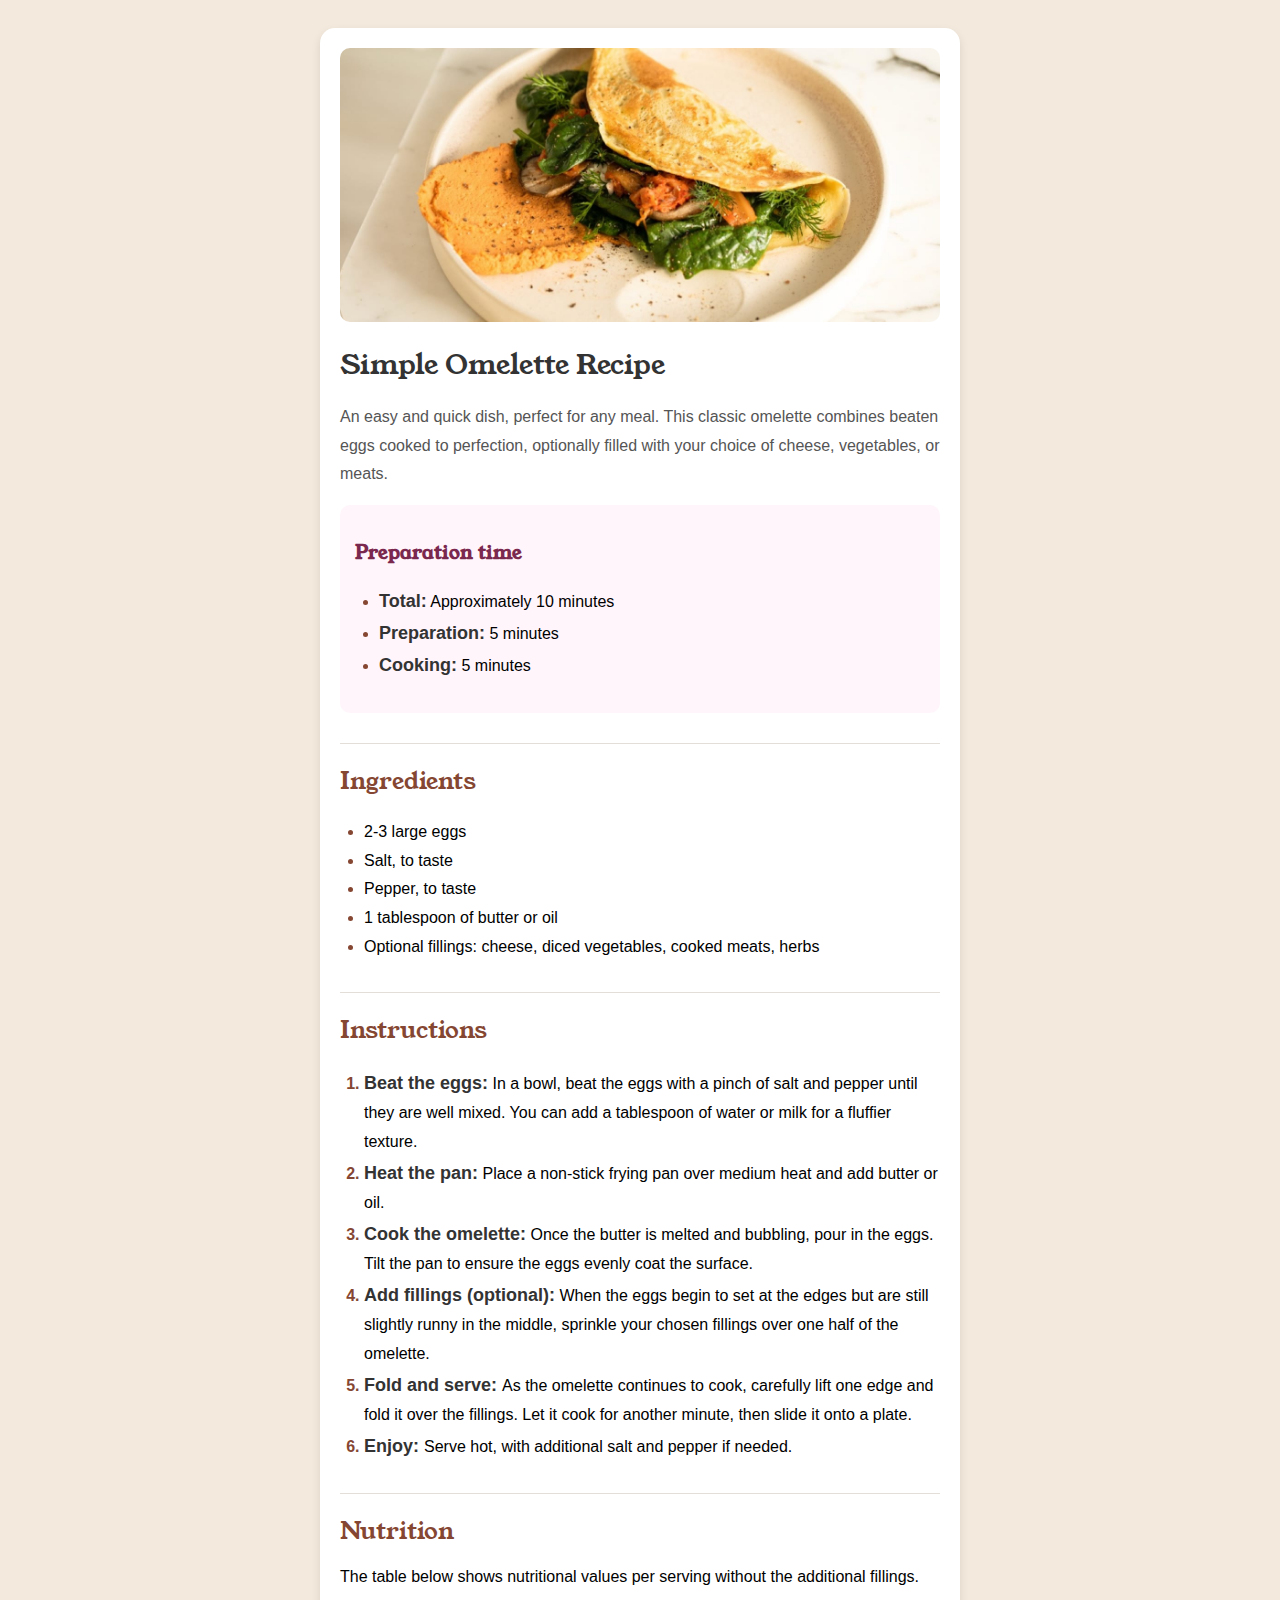
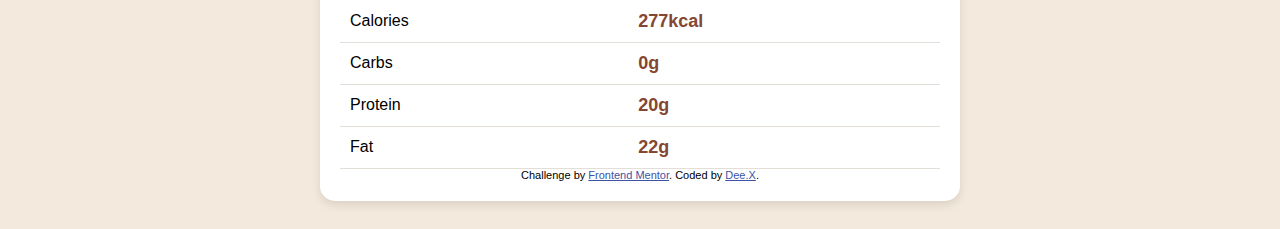
<file: index.html>
<!DOCTYPE html>
<html lang="en">




<head>
<link href="https://fonts.googleapis.com/css2?family=Young+Serif&family=Outfit:wght@400;600;700&display=swap" rel="stylesheet">

  <meta charset="UTF-8">
  <meta name="viewport" content="width=device-width, initial-scale=1.0"> <!-- displays site properly based on user's device -->

  <link rel="icon" type="image/png" sizes="32x32" href="assets/images/favicon-32x32.png">
  
  <link rel="stylesheet" href="./assets/styles.css">
  
  <title>Frontend Mentor | Recipe page</title>

  <!-- Feel free to remove these styles or customise in your own stylesheet 👍 -->
  <style>
    .attribution { font-size: 11px; text-align: center; }
    .attribution a { color: hsl(228, 45%, 44%); }
  </style>
</head>


<body>

<div class="container">
<img src="./assets/images/image-omelette.jpeg" alt="Delicious Omelette" class="recipe-image">

  <h1>Simple Omelette Recipe</h1>

  <p>An easy and quick dish, perfect for any meal. This classic omelette combines beaten eggs cooked 
  to perfection, optionally filled with your choice of cheese, vegetables, or meats.</p>

<div class="prep-time">
  <h3>Preparation time</h3>
<ul>
  <li><strong>Total:</strong> <span>Approximately 10 minutes</span></li>
  <li><strong>Preparation:</strong> <span>5 minutes</span></li>
  <li><strong>Cooking:</strong> <span>5 minutes</span></li>
</ul>

</div>
  <h2>Ingredients</h2>
<ul>
  <li>2-3 large eggs</li>
  <li>Salt, to taste</li>
  <li>Pepper, to taste</li>
  <li>1 tablespoon of butter or oil</li>
  <li>Optional fillings: cheese, diced vegetables, cooked meats, herbs</li>
</ul>
  <h2>Instructions</h2>
<ol>
  <li><strong>Beat the eggs:</strong> In a bowl, beat the eggs with a pinch of salt and pepper until they are well mixed. 
  You can add a tablespoon of water or milk for a fluffier texture.</li>

  <li><strong>Heat the pan:</strong> Place a non-stick frying pan over medium heat and add butter or oil.</li>

  <li><strong>Cook the omelette:</strong> Once the butter is melted and bubbling, pour in the eggs. Tilt the pan to ensure 
  the eggs evenly coat the surface.</li>

  <li><strong>Add fillings (optional):</strong> When the eggs begin to set at the edges but are still slightly runny in the 
  middle, sprinkle your chosen fillings over one half of the omelette.</li>

  <li><strong>Fold and serve: </strong>As the omelette continues to cook, carefully lift one edge and fold it over the 
  fillings. Let it cook for another minute, then slide it onto a plate.</li>

  <li><strong>Enjoy: </strong>Serve hot, with additional salt and pepper if needed.</li>
</ol>
  <h2>Nutrition</h2>

  The table below shows nutritional values per serving without the additional fillings.
<table>
<tr>
  <th>Calories</th>
  <td>277kcal</td>
</tr>

<tr>
  <th>Carbs</th>
  <td>0g</td>
</tr>

<tr>
  <th>Protein</th>
  <td>20g</td>
</tr>

<tr>
  <th>Fat</th>
  <td>22g</td>
</tr> 
</table>
  
  <div class="attribution">
    Challenge by <a href="https://www.frontendmentor.io?ref=challenge" target="_blank">Frontend Mentor</a>. 
    Coded by <a href="#">Dee.X</a>.
  </div>
  
  
</body>

</div>
</html>
</file>
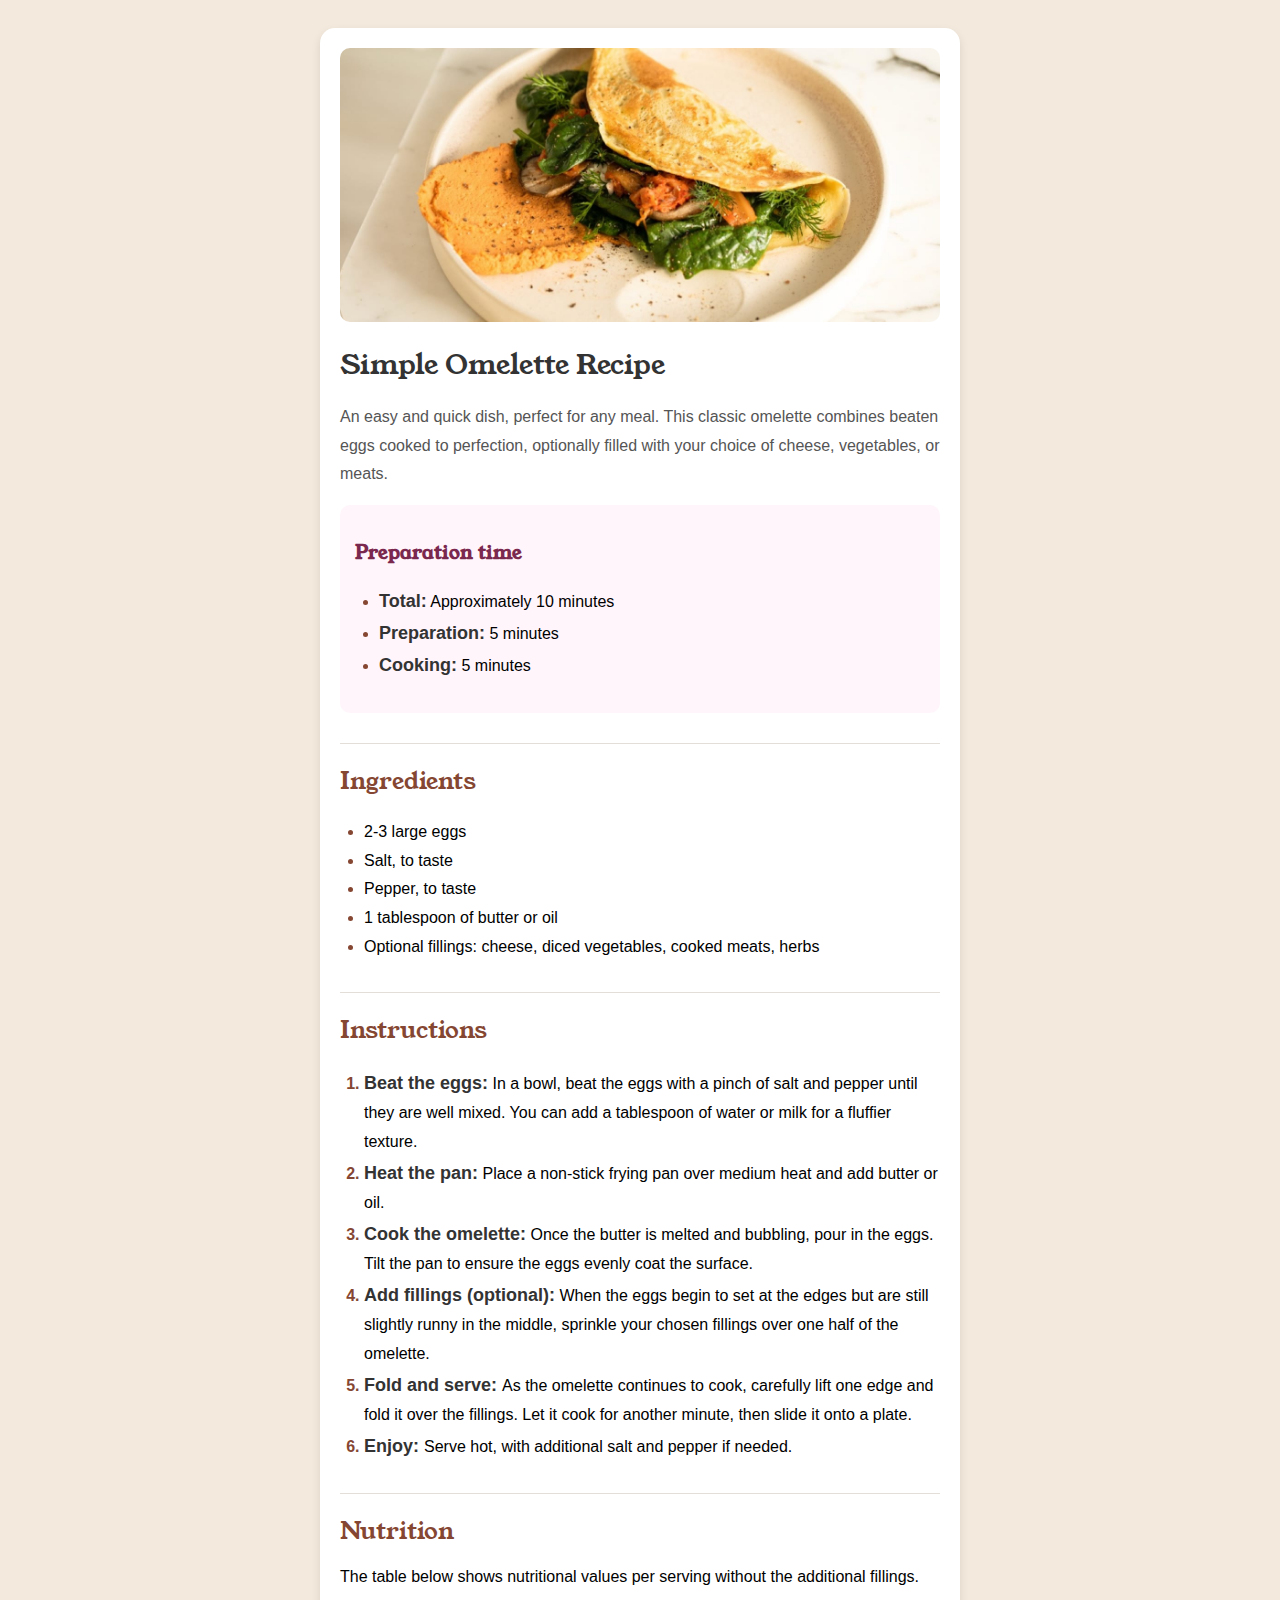
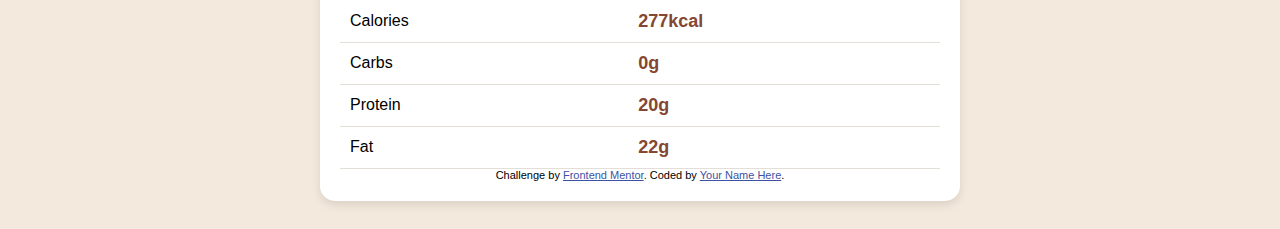
<file: recipe-page-main/index.html>
<!DOCTYPE html>
<html lang="en">




<head>
<link href="https://fonts.googleapis.com/css2?family=Young+Serif&family=Outfit:wght@400;600;700&display=swap" rel="stylesheet">

  <meta charset="UTF-8">
  <meta name="viewport" content="width=device-width, initial-scale=1.0"> <!-- displays site properly based on user's device -->

  <link rel="icon" type="image/png" sizes="32x32" href="./assets/images/favicon-32x32.png">
  
  <link rel="stylesheet" href="./assets/styles.css">
  
  <title>Frontend Mentor | Recipe page</title>

  <!-- Feel free to remove these styles or customise in your own stylesheet 👍 -->
  <style>
    .attribution { font-size: 11px; text-align: center; }
    .attribution a { color: hsl(228, 45%, 44%); }
  </style>
</head>


<body>

<div class="container">
<img src="./assets/images/image-omelette.jpeg" alt="Delicious Omelette" class="recipe-image">

  <h1>Simple Omelette Recipe</h1>

  <p>An easy and quick dish, perfect for any meal. This classic omelette combines beaten eggs cooked 
  to perfection, optionally filled with your choice of cheese, vegetables, or meats.</p>

<div class="prep-time">
  <h3>Preparation time</h3>
<ul>
  <li><strong>Total:</strong> <span>Approximately 10 minutes</span></li>
  <li><strong>Preparation:</strong> <span>5 minutes</span></li>
  <li><strong>Cooking:</strong> <span>5 minutes</span></li>
</ul>

</div>
  <h2>Ingredients</h2>
<ul>
  <li>2-3 large eggs</li>
  <li>Salt, to taste</li>
  <li>Pepper, to taste</li>
  <li>1 tablespoon of butter or oil</li>
  <li>Optional fillings: cheese, diced vegetables, cooked meats, herbs</li>
</ul>
  <h2>Instructions</h2>
<ol>
  <li><strong>Beat the eggs:</strong> In a bowl, beat the eggs with a pinch of salt and pepper until they are well mixed. 
  You can add a tablespoon of water or milk for a fluffier texture.</li>

  <li><strong>Heat the pan:</strong> Place a non-stick frying pan over medium heat and add butter or oil.</li>

  <li><strong>Cook the omelette:</strong> Once the butter is melted and bubbling, pour in the eggs. Tilt the pan to ensure 
  the eggs evenly coat the surface.</li>

  <li><strong>Add fillings (optional):</strong> When the eggs begin to set at the edges but are still slightly runny in the 
  middle, sprinkle your chosen fillings over one half of the omelette.</li>

  <li><strong>Fold and serve: </strong>As the omelette continues to cook, carefully lift one edge and fold it over the 
  fillings. Let it cook for another minute, then slide it onto a plate.</li>

  <li><strong>Enjoy: </strong>Serve hot, with additional salt and pepper if needed.</li>
</ol>
  <h2>Nutrition</h2>

  The table below shows nutritional values per serving without the additional fillings.
<table>
<tr>
  <th>Calories</th>
  <td>277kcal</td>
</tr>

<tr>
  <th>Carbs</th>
  <td>0g</td>
</tr>

<tr>
  <th>Protein</th>
  <td>20g</td>
</tr>

<tr>
  <th>Fat</th>
  <td>22g</td>
</tr> 
</table>
  
  <div class="attribution">
    Challenge by <a href="https://www.frontendmentor.io?ref=challenge" target="_blank">Frontend Mentor</a>. 
    Coded by <a href="#">Your Name Here</a>.
  </div>
  
  
</body>

</div>
</html>
</file>
<file: assets/styles.css>
.recipe-image {
  width: 100%;
  border-radius: 10px;
}

body {
  background-color: #f3e9dc;
  font-family: 'Arial', sans-serif;
  display: flex;
  justify-content: center;
  align-items: center;
  min-height: 100vh;
  padding: 20px;
}

.container {
  background-color: #fff;
  max-width: 600px;
  padding: 20px;
  border-radius: 15px;
  box-shadow: 0 4px 10px rgba(0, 0, 0, 0.1);
  margin: auto;
}

p {
  font-size: 16px;
  color: #555;
  line-height: 1.8;
}

h1, h2, h3 {
  font-family: 'Young Serif', serif;
  font-weight: 400;
}

h1 {
  font-size: 28px;
  color: #333;
}

h2 {
  color: hsl(14, 45%, 36%);
  border-top: 1px solid hsl(30, 18%, 87%);
  padding-top: 20px;
  margin-top: 30px;
}

h3 {
  color: hsl(332, 51%, 32%);
  font-weight: 600;
}

table {
  width: 100%;
  margin-top: 15px;
  border-collapse: collapse;
}

th, td {
  border-bottom: 1px solid hsl(30, 18%, 87%);
  padding: 10px;
  text-align: left;
}

th {
  font-weight: normal;
  background-color: transparent;
}

td, strong {
  font-weight: 700;
  font-size: 18px;
  color: hsl(14, 45%, 36%);
}

.prep-time {
  background-color: hsl(330, 100%, 98%);
  padding: 15px;
  border-radius: 10px;
}

ul, ol {
  line-height: 1.8;
  list-style-position: outside;
  padding-left: 1.5em;
}

ul {
  list-style-type: disc;
}

ol {
  list-style: decimal;
}

ul li::marker, ol li::marker {
  color: hsl(14, 45%, 36%);
  font-weight: bold;
}

strong {
  color: #333;
  flex-shrink: 0;
}

@media (max-width: 375px) {
  .container {
    max-width: 90%;
    padding: 15px;
  }

  h1 {
    font-size: 24px;
  }

  p {
    font-size: 14px;
  }
}
</file>
<file: recipe-page-main/assets/styles.css>
.recipe-image {
  width: 100%;
  border-radius: 10px;
}

body {
  background-color: #f3e9dc;
  font-family: 'Arial', sans-serif;
  display: flex;
  justify-content: center;
  align-items: center;
  min-height: 100vh;
  padding: 20px;
}

.container {
  background-color: #fff;
  max-width: 600px;
  padding: 20px;
  border-radius: 15px;
  box-shadow: 0 4px 10px rgba(0, 0, 0, 0.1);
  margin: auto;
}

p {
  font-size: 16px;
  color: #555;
  line-height: 1.8;
}

h1, h2, h3 {
  font-family: 'Young Serif', serif;
  font-weight: 400;
}

h1 {
  font-size: 28px;
  color: #333;
}

h2 {
  color: hsl(14, 45%, 36%);
  border-top: 1px solid hsl(30, 18%, 87%);
  padding-top: 20px;
  margin-top: 30px;
}

h3 {
  color: hsl(332, 51%, 32%);
  font-weight: 600;
}

table {
  width: 100%;
  margin-top: 15px;
  border-collapse: collapse;
}

th, td {
  border-bottom: 1px solid hsl(30, 18%, 87%);
  padding: 10px;
  text-align: left;
}

th {
  font-weight: normal;
  background-color: transparent;
}

td, strong {
  font-weight: 700;
  font-size: 18px;
  color: hsl(14, 45%, 36%);
}

.prep-time {
  background-color: hsl(330, 100%, 98%);
  padding: 15px;
  border-radius: 10px;
}

ul, ol {
  line-height: 1.8;
  list-style-position: outside;
  padding-left: 1.5em;
}

ul {
  list-style-type: disc;
}

ol {
  list-style: decimal;
}

ul li::marker, ol li::marker {
  color: hsl(14, 45%, 36%);
  font-weight: bold;
}

strong {
  color: #333;
  flex-shrink: 0;
}

@media (max-width: 375px) {
  .container {
    max-width: 90%;
    padding: 15px;
  }

  h1 {
    font-size: 24px;
  }

  p {
    font-size: 14px;
  }
}
</file>
